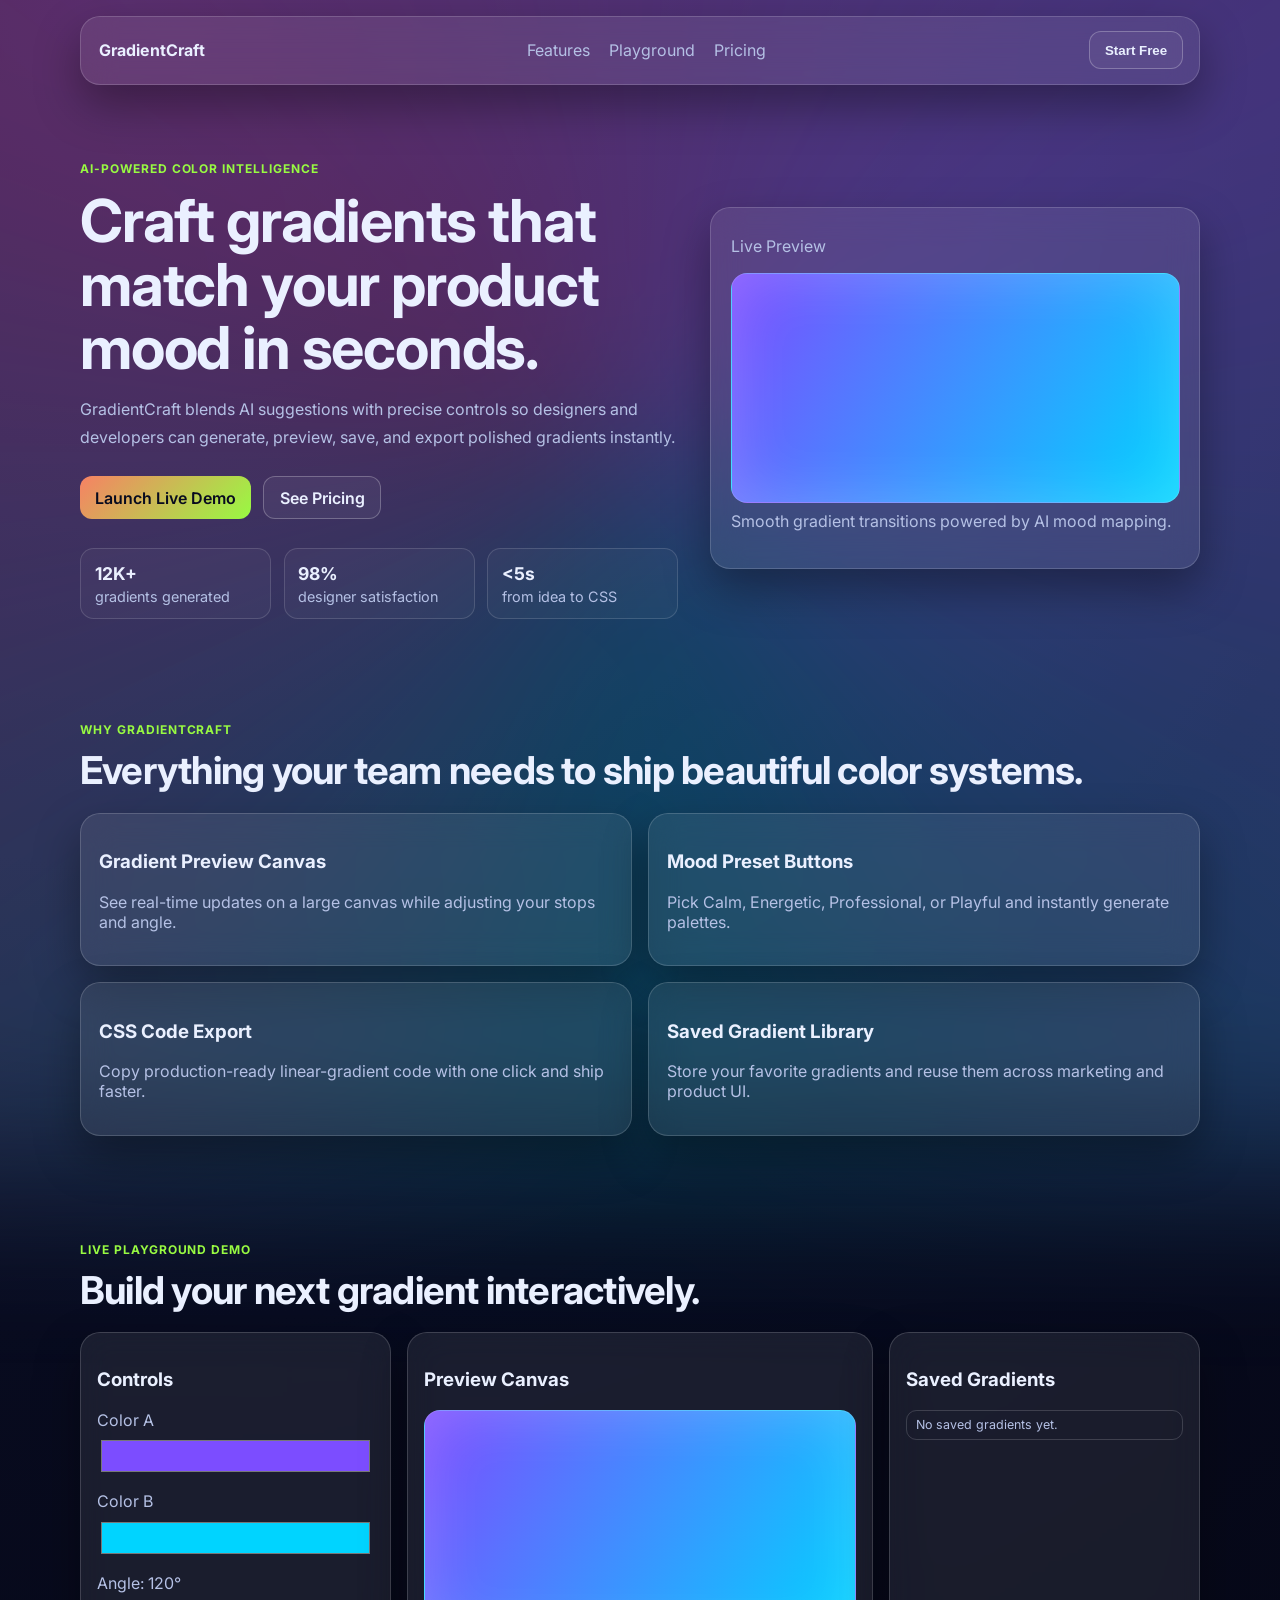
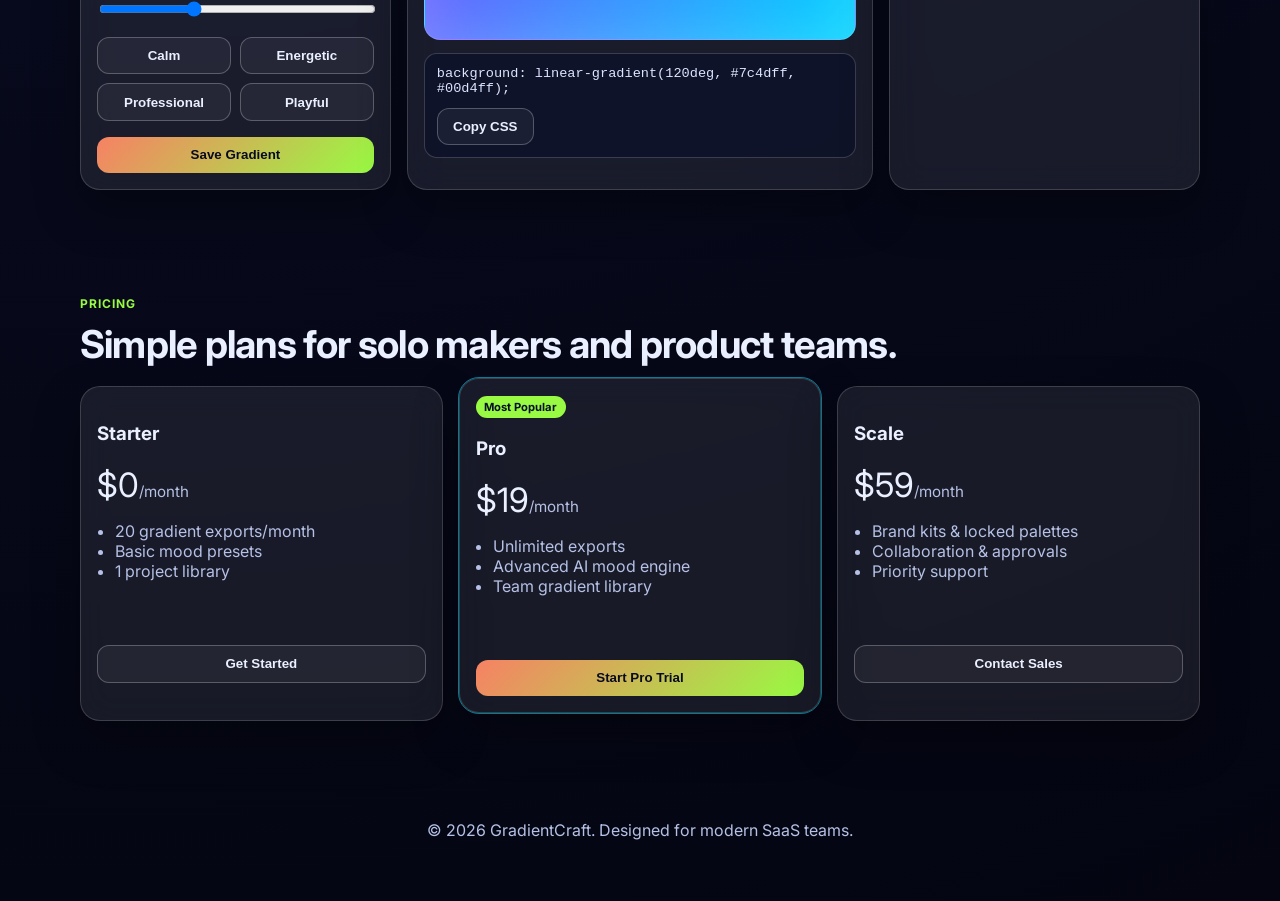
<file: index.html>
<!doctype html>
<html lang="en">
  <head>
    <meta charset="UTF-8" />
    <meta name="viewport" content="width=device-width, initial-scale=1.0" />
    <title>GradientCraft | AI-Powered Gradient Generator</title>
    <meta
      name="description"
      content="GradientCraft helps teams generate beautiful AI-powered gradients instantly with mood presets, CSS export, and a saved gradient library."
    />
    <meta name="theme-color" content="#080b1f" />
    <link rel="preconnect" href="https://fonts.googleapis.com" />
    <link rel="preconnect" href="https://fonts.gstatic.com" crossorigin />
    <link
      href="https://fonts.googleapis.com/css2?family=Inter:wght@400;500;600;700;800&display=swap"
      rel="stylesheet"
    />
    <link rel="stylesheet" href="assets/styles.css" />
  </head>
  <body>
    <div class="hero-aurora" aria-hidden="true"></div>

    <header class="glass nav-shell">
      <div class="container nav-inner">
        <a class="brand" href="#">GradientCraft</a>
        <nav class="nav-links">
          <a href="#features">Features</a>
          <a href="#playground">Playground</a>
          <a href="#pricing">Pricing</a>
        </nav>
        <button class="btn btn-ghost">Start Free</button>
      </div>
    </header>

    <main>
      <section class="hero container">
        <div class="hero-copy">
          <span class="eyebrow">AI-Powered Color Intelligence</span>
          <h1>Craft gradients that match your product mood in seconds.</h1>
          <p>
            GradientCraft blends AI suggestions with precise controls so designers and
            developers can generate, preview, save, and export polished gradients
            instantly.
          </p>
          <div class="hero-actions">
            <a class="btn btn-primary" href="#playground">Launch Live Demo</a>
            <a class="btn btn-ghost" href="#pricing">See Pricing</a>
          </div>
          <div class="hero-metrics">
            <article><strong>12K+</strong><span>gradients generated</span></article>
            <article><strong>98%</strong><span>designer satisfaction</span></article>
            <article><strong>&lt;5s</strong><span>from idea to CSS</span></article>
          </div>
        </div>

        <aside class="glass hero-card">
          <p class="card-label">Live Preview</p>
          <div id="heroPreview" class="preview-panel"></div>
          <p class="card-note">Smooth gradient transitions powered by AI mood mapping.</p>
        </aside>
      </section>

      <section id="features" class="container section-block">
        <div class="section-heading">
          <span class="eyebrow">Why GradientCraft</span>
          <h2>Everything your team needs to ship beautiful color systems.</h2>
        </div>
        <div class="feature-grid">
          <article class="glass feature-card">
            <h3>Gradient Preview Canvas</h3>
            <p>See real-time updates on a large canvas while adjusting your stops and angle.</p>
          </article>
          <article class="glass feature-card">
            <h3>Mood Preset Buttons</h3>
            <p>Pick Calm, Energetic, Professional, or Playful and instantly generate palettes.</p>
          </article>
          <article class="glass feature-card">
            <h3>CSS Code Export</h3>
            <p>Copy production-ready linear-gradient code with one click and ship faster.</p>
          </article>
          <article class="glass feature-card">
            <h3>Saved Gradient Library</h3>
            <p>Store your favorite gradients and reuse them across marketing and product UI.</p>
          </article>
        </div>
      </section>

      <section id="playground" class="container section-block">
        <div class="section-heading">
          <span class="eyebrow">Live Playground Demo</span>
          <h2>Build your next gradient interactively.</h2>
        </div>

        <div class="playground-grid">
          <article class="glass controls-card">
            <h3>Controls</h3>
            <div class="control-row">
              <label for="colorA">Color A</label>
              <input type="color" id="colorA" value="#7c4dff" />
            </div>
            <div class="control-row">
              <label for="colorB">Color B</label>
              <input type="color" id="colorB" value="#00d4ff" />
            </div>
            <div class="control-row">
              <label for="angle">Angle: <span id="angleValue">120°</span></label>
              <input type="range" id="angle" min="0" max="360" value="120" />
            </div>

            <div class="mood-buttons" role="group" aria-label="Mood presets">
              <button class="btn mood-btn" data-mood="calm">Calm</button>
              <button class="btn mood-btn" data-mood="energetic">Energetic</button>
              <button class="btn mood-btn" data-mood="professional">Professional</button>
              <button class="btn mood-btn" data-mood="playful">Playful</button>
            </div>

            <button id="saveGradient" class="btn btn-primary full">Save Gradient</button>
          </article>

          <article class="glass canvas-card">
            <h3>Preview Canvas</h3>
            <div id="previewCanvas" class="preview-canvas"></div>
            <div class="code-block">
              <code id="cssOutput"></code>
              <button id="copyCss" class="btn btn-ghost">Copy CSS</button>
            </div>
          </article>

          <article class="glass library-card">
            <h3>Saved Gradients</h3>
            <ul id="savedList" class="saved-list"></ul>
          </article>
        </div>
      </section>

      <section id="pricing" class="container section-block">
        <div class="section-heading">
          <span class="eyebrow">Pricing</span>
          <h2>Simple plans for solo makers and product teams.</h2>
        </div>

        <div class="pricing-grid">
          <article class="glass price-card">
            <h3>Starter</h3>
            <p class="price">$0<span>/month</span></p>
            <ul>
              <li>20 gradient exports/month</li>
              <li>Basic mood presets</li>
              <li>1 project library</li>
            </ul>
            <button class="btn btn-ghost full">Get Started</button>
          </article>
          <article class="glass price-card featured">
            <span class="badge">Most Popular</span>
            <h3>Pro</h3>
            <p class="price">$19<span>/month</span></p>
            <ul>
              <li>Unlimited exports</li>
              <li>Advanced AI mood engine</li>
              <li>Team gradient library</li>
            </ul>
            <button class="btn btn-primary full">Start Pro Trial</button>
          </article>
          <article class="glass price-card">
            <h3>Scale</h3>
            <p class="price">$59<span>/month</span></p>
            <ul>
              <li>Brand kits & locked palettes</li>
              <li>Collaboration & approvals</li>
              <li>Priority support</li>
            </ul>
            <button class="btn btn-ghost full">Contact Sales</button>
          </article>
        </div>
      </section>
    </main>

    <footer class="container footer">
      <p>© 2026 GradientCraft. Designed for modern SaaS teams.</p>
    </footer>

    <script src="assets/main.js"></script>
  </body>
</html>
</file>
<file: assets/styles.css>
:root {
  --bg: #080b1f;
  --surface: rgba(255, 255, 255, 0.08);
  --surface-border: rgba(255, 255, 255, 0.16);
  --text: #eaf0ff;
  --muted: #b5c1e5;
  --accent: #9b6dff;
  --accent-2: #00e0ff;
}

* {
  box-sizing: border-box;
}

body {
  margin: 0;
  font-family: 'Inter', ui-sans-serif, system-ui, -apple-system, sans-serif;
  background: radial-gradient(circle at 10% 0%, #1c2256 0%, var(--bg) 48%, #040511 100%);
  color: var(--text);
  min-height: 100vh;
  overflow-x: hidden;
}

.hero-aurora {
  position: fixed;
  inset: -30%;
  z-index: -1;
  background: conic-gradient(from 60deg, rgba(155, 109, 255, 0.4), rgba(0, 224, 255, 0.24), rgba(255, 73, 156, 0.28), rgba(155, 109, 255, 0.4));
  filter: blur(90px);
  animation: swirl 16s linear infinite;
}

@keyframes swirl {
  from {
    transform: rotate(0deg) scale(1);
  }
  to {
    transform: rotate(360deg) scale(1.1);
  }
}

.container {
  width: min(1120px, 92vw);
  margin: 0 auto;
}

.glass {
  background: var(--surface);
  border: 1px solid var(--surface-border);
  box-shadow: 0 20px 45px rgba(0, 0, 0, 0.35);
  backdrop-filter: blur(16px);
  border-radius: 1.25rem;
}

.nav-shell {
  position: sticky;
  top: 1rem;
  z-index: 30;
  width: min(1120px, 92vw);
  margin: 1rem auto 0;
}

.nav-inner {
  display: flex;
  align-items: center;
  justify-content: space-between;
  padding: 0.9rem 1.1rem;
}

.brand {
  color: var(--text);
  text-decoration: none;
  font-weight: 700;
  letter-spacing: 0.01em;
}

.nav-links {
  display: flex;
  gap: 1.2rem;
}

.nav-links a {
  color: var(--muted);
  text-decoration: none;
  transition: color 0.25s ease;
}

.nav-links a:hover {
  color: var(--text);
}

.hero {
  display: grid;
  grid-template-columns: 1.1fr 0.9fr;
  gap: 2rem;
  align-items: center;
  padding: 4.5rem 0 3rem;
}

.eyebrow {
  display: inline-block;
  color: var(--accent-2);
  text-transform: uppercase;
  letter-spacing: 0.08em;
  font-size: 0.75rem;
  font-weight: 700;
}

.hero h1,
.section-heading h2 {
  margin: 0.75rem 0;
  line-height: 1.08;
  letter-spacing: -0.02em;
}

.hero h1 {
  font-size: clamp(2rem, 4.8vw, 3.7rem);
}

.hero p {
  color: var(--muted);
  max-width: 62ch;
  line-height: 1.7;
}

.hero-actions {
  display: flex;
  gap: 0.75rem;
  margin-top: 1.6rem;
}

.hero-metrics {
  margin-top: 1.8rem;
  display: grid;
  grid-template-columns: repeat(3, minmax(0, 1fr));
  gap: 0.8rem;
}

.hero-metrics article {
  padding: 0.85rem;
  border: 1px solid rgba(255, 255, 255, 0.14);
  border-radius: 0.85rem;
  background: rgba(255, 255, 255, 0.03);
}

.hero-metrics strong {
  font-size: 1.1rem;
}

.hero-metrics span {
  display: block;
  margin-top: 0.25rem;
  color: var(--muted);
  font-size: 0.9rem;
}

.hero-card {
  padding: 1.2rem;
}

.preview-panel,
.preview-canvas {
  border-radius: 1rem;
  min-height: 230px;
  border: 1px solid rgba(255, 255, 255, 0.25);
  box-shadow: inset 0 0 60px rgba(255, 255, 255, 0.2);
  transition: background 300ms ease;
}

.card-label,
.card-note {
  color: var(--muted);
  margin: 0.35rem 0 0.8rem;
}

.section-block {
  padding: 3.2rem 0;
}

.section-heading h2 {
  font-size: clamp(1.7rem, 3vw, 2.4rem);
}

.feature-grid {
  margin-top: 1.3rem;
  display: grid;
  grid-template-columns: repeat(2, minmax(0, 1fr));
  gap: 1rem;
}

.feature-card {
  padding: 1.1rem;
}

.feature-card p {
  color: var(--muted);
}

.playground-grid {
  margin-top: 1.3rem;
  display: grid;
  grid-template-columns: 0.8fr 1.2fr 0.8fr;
  gap: 1rem;
}

.controls-card,
.canvas-card,
.library-card,
.price-card {
  padding: 1rem;
}

.control-row {
  margin-bottom: 0.9rem;
}

.control-row label {
  display: block;
  margin-bottom: 0.35rem;
  color: var(--muted);
}

input[type='color'] {
  width: 100%;
  height: 2.6rem;
  border: 0;
  border-radius: 0.65rem;
  background: transparent;
}

input[type='range'] {
  width: 100%;
}

.mood-buttons {
  display: grid;
  grid-template-columns: repeat(2, minmax(0, 1fr));
  gap: 0.55rem;
  margin: 1rem 0;
}

.btn {
  border: 1px solid rgba(255, 255, 255, 0.25);
  color: var(--text);
  background: rgba(255, 255, 255, 0.05);
  border-radius: 0.75rem;
  padding: 0.65rem 0.95rem;
  font-weight: 600;
  cursor: pointer;
  transition: transform 0.25s ease, border-color 0.25s ease, background 0.25s ease;
}

.btn:hover {
  transform: translateY(-2px);
  border-color: rgba(255, 255, 255, 0.45);
}

.btn-primary {
  background: linear-gradient(135deg, var(--accent), var(--accent-2));
  color: #080b1f;
  border: 0;
  text-decoration: none;
  display: inline-flex;
  justify-content: center;
  align-items: center;
}

.btn-ghost {
  text-decoration: none;
}

.full {
  width: 100%;
}

.code-block {
  margin-top: 0.85rem;
  border: 1px solid rgba(255, 255, 255, 0.18);
  border-radius: 0.8rem;
  padding: 0.75rem;
  background: rgba(12, 16, 40, 0.7);
}

.code-block code {
  display: block;
  font-size: 0.85rem;
  margin-bottom: 0.7rem;
  color: #dce5ff;
}

.saved-list {
  list-style: none;
  margin: 0;
  padding: 0;
  display: grid;
  gap: 0.75rem;
}

.saved-list li {
  border: 1px solid rgba(255, 255, 255, 0.16);
  border-radius: 0.65rem;
  overflow: hidden;
}

.saved-swatch {
  min-height: 56px;
}

.saved-meta {
  display: flex;
  justify-content: space-between;
  align-items: center;
  font-size: 0.78rem;
  color: var(--muted);
  padding: 0.4rem 0.55rem;
}

.pricing-grid {
  margin-top: 1.3rem;
  display: grid;
  grid-template-columns: repeat(3, minmax(0, 1fr));
  gap: 1rem;
}

.price-card ul {
  padding-left: 1.1rem;
  color: var(--muted);
  min-height: 108px;
}

.price {
  font-size: 2.1rem;
  margin: 0.35rem 0;
}

.price span {
  font-size: 0.95rem;
  color: var(--muted);
}

.featured {
  outline: 1px solid rgba(0, 224, 255, 0.55);
  transform: translateY(-8px);
}

.badge {
  display: inline-block;
  font-size: 0.7rem;
  color: #061025;
  background: var(--accent-2);
  border-radius: 999px;
  padding: 0.25rem 0.55rem;
  font-weight: 700;
}

.footer {
  color: var(--muted);
  padding: 2rem 0 2.8rem;
  text-align: center;
}

@media (max-width: 1024px) {
  .hero,
  .playground-grid {
    grid-template-columns: 1fr;
  }

  .pricing-grid,
  .feature-grid {
    grid-template-columns: 1fr 1fr;
  }
}

@media (max-width: 720px) {
  .nav-links {
    display: none;
  }

  .hero-actions,
  .pricing-grid,
  .feature-grid,
  .mood-buttons,
  .hero-metrics {
    grid-template-columns: 1fr;
    display: grid;
  }
}
</file>
